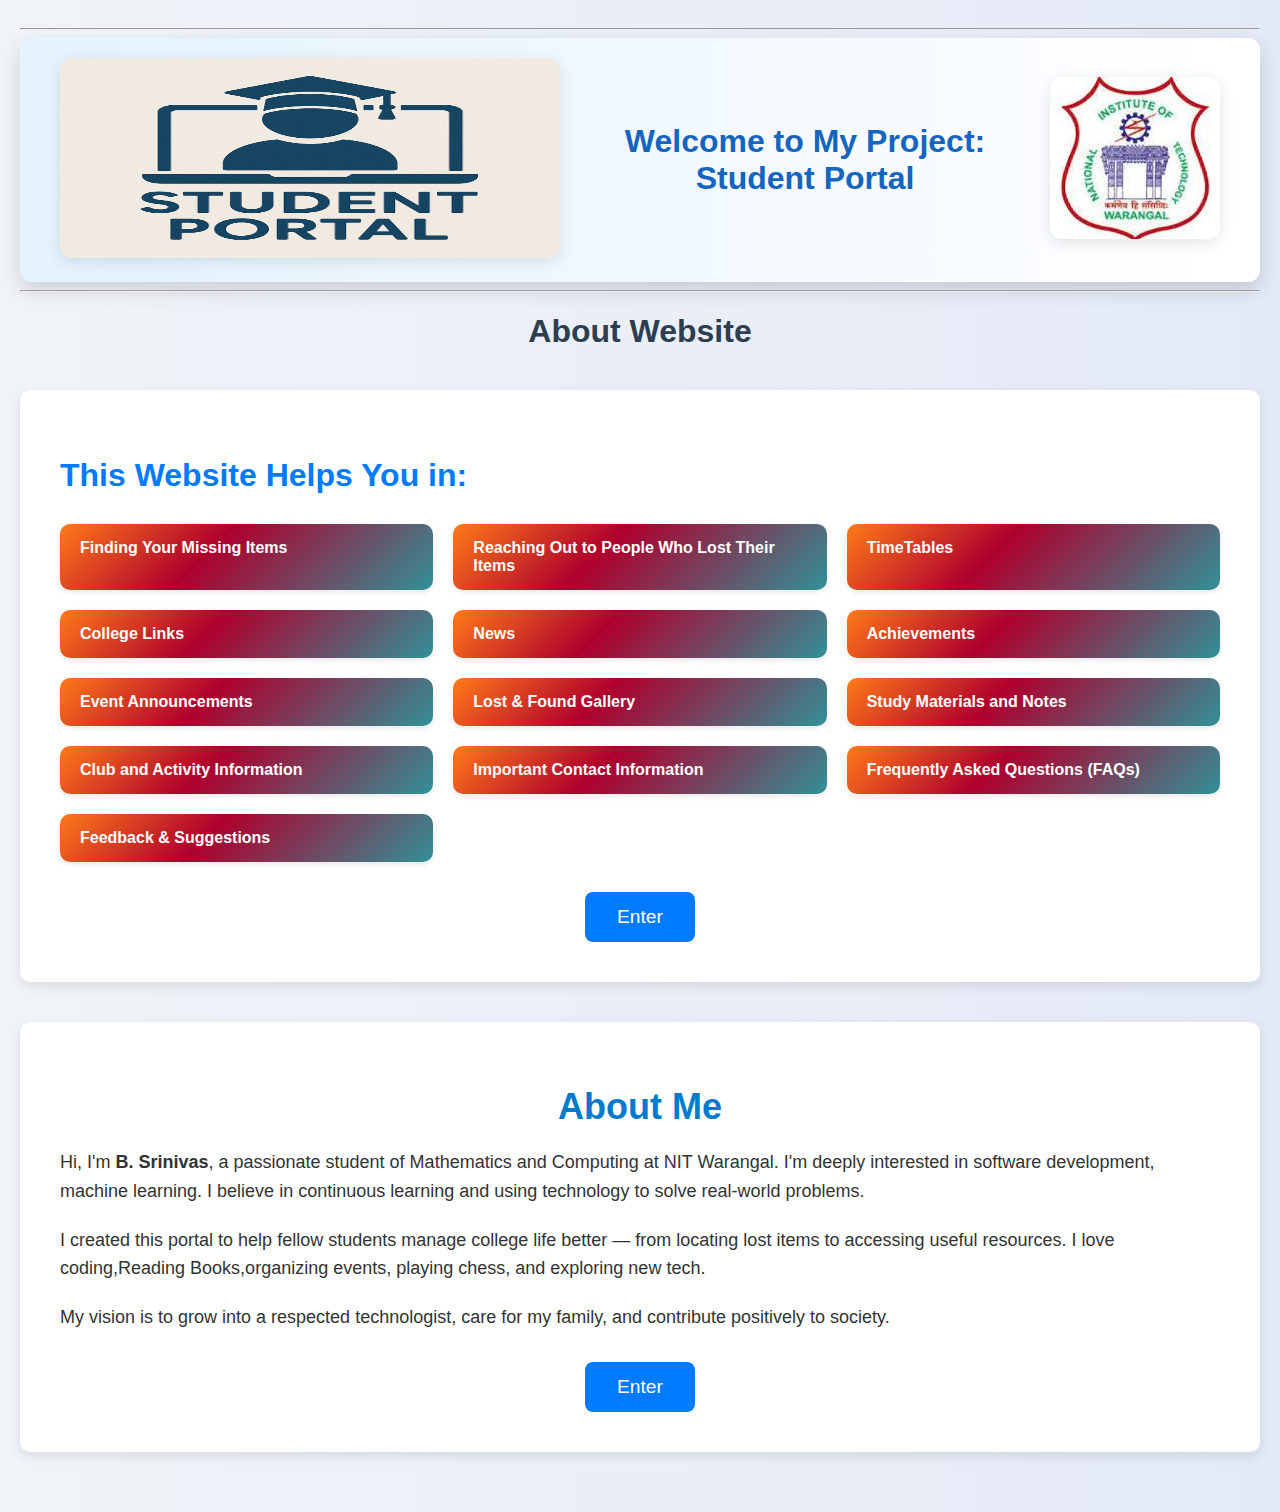
<file: index.html>
<!DOCTYPE html>
<html lang="en">
<head>
    <meta charset="UTF-8">
    <meta name="viewport" content="width=device-width, initial-scale=1.0">
    <link rel="stylesheet" href="style.css">
    <title>Student_Portal_NITW</title>
</head>
<body>
    <hr/>
    <div id="root"></div>
    <div id="Homi">
        <div>
            <img src="ChatGPT Image May 12, 2025, 11_13_32 PM (1).png" alt="Studnet portal logo" width="500" height="200"/>
        </div>
        <div id="intro">
            <h1 id="projectTitle">Welcome to My Project: Student Portal</h1>
            <div id="moreInfo" style="display: none;">
                <p>By: Srinivas Bhupati</p>
                <p>Roll No: 23MAB0A13</p>
                <p>Branch: Mathematics and Computing</p>
                <p>College: NIT Warangal</p>
            </div>
        </div>

        <div>
            <img src="[data-uri]" alt="NIT Warangal Logo"/>
        </div>
        

    </div>
    
    <hr/>
    <div class="about-container">
        <h1 class="about-title">About Website</h1>
        <div class="about-section">
        <h2 class="about-subtitle">This Website Helps You in:</h2>
            <ul class="features-list">
                <li>Finding Your Missing Items</li>
                <li>Reaching Out to People Who Lost Their Items</li>
                <li>TimeTables</li>
                <li>College Links</li>
                <li>News</li>
                <li>Achievements</li>
                <li>Event Announcements</li>
                <li>Lost & Found Gallery</li>
                <li>Study Materials and Notes</li>
                <li>Club and Activity Information</li>
                <li>Important Contact Information</li>
                <li>Frequently Asked Questions (FAQs)</li>
                <li>Feedback & Suggestions</li>
            </ul>
            <div class="button-container">
                <button class="enter-button" onclick="redirectToHome()">Enter</button>
            </div>
    </div>

    <div class="aboutme-container">
    <h1>About Me</h1>
    <div class="aboutme-content">
      <p>
        Hi, I'm <strong>B. Srinivas</strong>, a passionate student of Mathematics and Computing at NIT Warangal.
        I'm deeply interested in software development, machine learning.
        I believe in continuous learning and using technology to solve real-world problems.
      </p>
      <p>
        I created this portal to help fellow students manage college life better — from locating lost items
        to accessing useful resources. I love  coding,Reading Books,organizing events, playing chess, and exploring new tech.
      </p>
      <p>
        My vision is to grow into a respected technologist, care for my family, and contribute positively to society.
      </p>
    </div>
    <div class="button-container">
        <button class="enter-button" onclick="redirectToMyWebsite()">Enter</button>
    </div>
  </div>

    

<script src="index.js"></script>
</body>
    

</html>
</file>
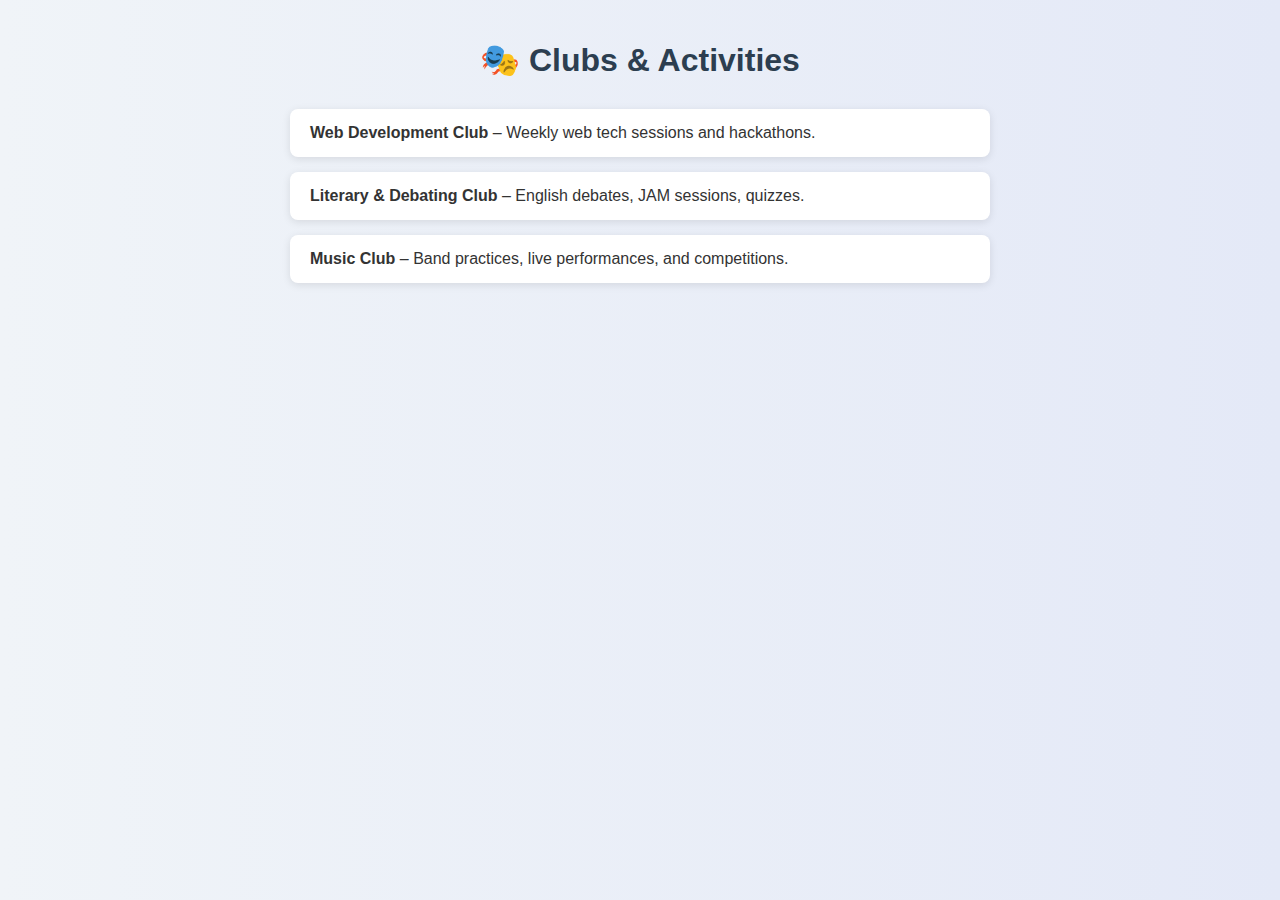
<file: clubs.html>
<!DOCTYPE html>
<html lang="en">
<head>
    <meta charset="UTF-8">
    <title>Clubs at NITW</title>
    <link rel="stylesheet" href="style.css">
</head>
<body>
<h1>🎭 Clubs & Activities</h1>
<ul class="card-list">
    <li><strong>Web Development Club</strong> – Weekly web tech sessions and hackathons.</li>
    <li><strong>Literary & Debating Club</strong> – English debates, JAM sessions, quizzes.</li>
    <li><strong>Music Club</strong> – Band practices, live performances, and competitions.</li>
</ul>
</body>
</html>
</file>
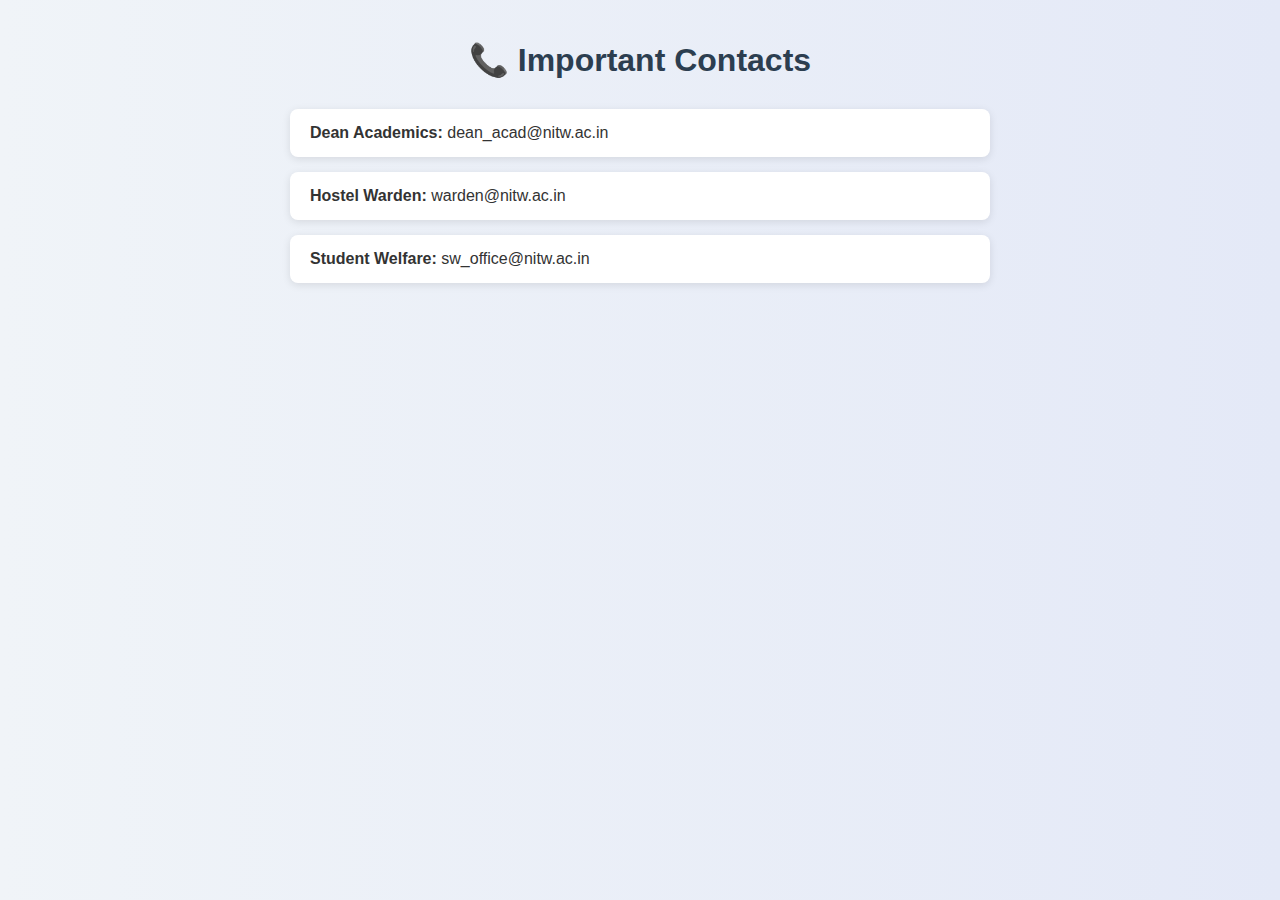
<file: contacts.html>
<!DOCTYPE html>
<html lang="en">
<head>
    <meta charset="UTF-8">
    <title>Important Contacts</title>
    <link rel="stylesheet" href="style.css">
</head>
<body>
<h1>📞 Important Contacts</h1>
<ul class="card-list">
    <li><strong>Dean Academics:</strong> dean_acad@nitw.ac.in</li>
    <li><strong>Hostel Warden:</strong> warden@nitw.ac.in</li>
    <li><strong>Student Welfare:</strong> sw_office@nitw.ac.in</li>
</ul>
</body>
</html>
</file>
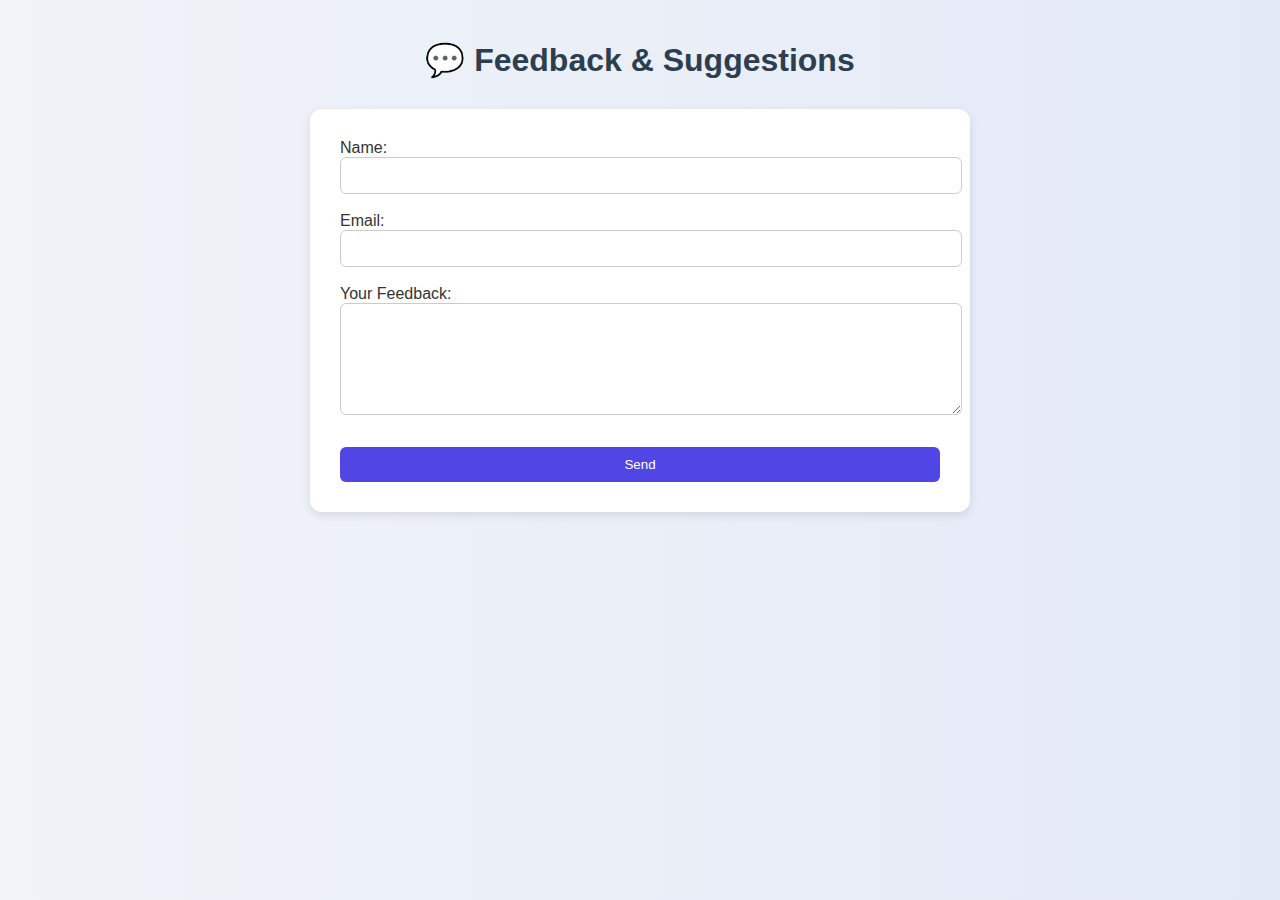
<file: feedback.html>
<!DOCTYPE html>
<html lang="en">
<head>
    <meta charset="UTF-8">
    <title>Feedback & Suggestions</title>
    <link rel="stylesheet" href="style.css">
</head>
<body>
<h1>💬 Feedback & Suggestions</h1>
<form action="mailto:your_email@nitw.ac.in" method="post" enctype="text/plain" class="feedback-form">
    <label>Name:<br><input type="text" name="name" required></label><br><br>
    <label>Email:<br><input type="email" name="email" required></label><br><br>
    <label>Your Feedback:<br><textarea name="message" rows="6" required></textarea></label><br><br>
    <input type="submit" value="Send">
</form>
</body>
</html>
</file>
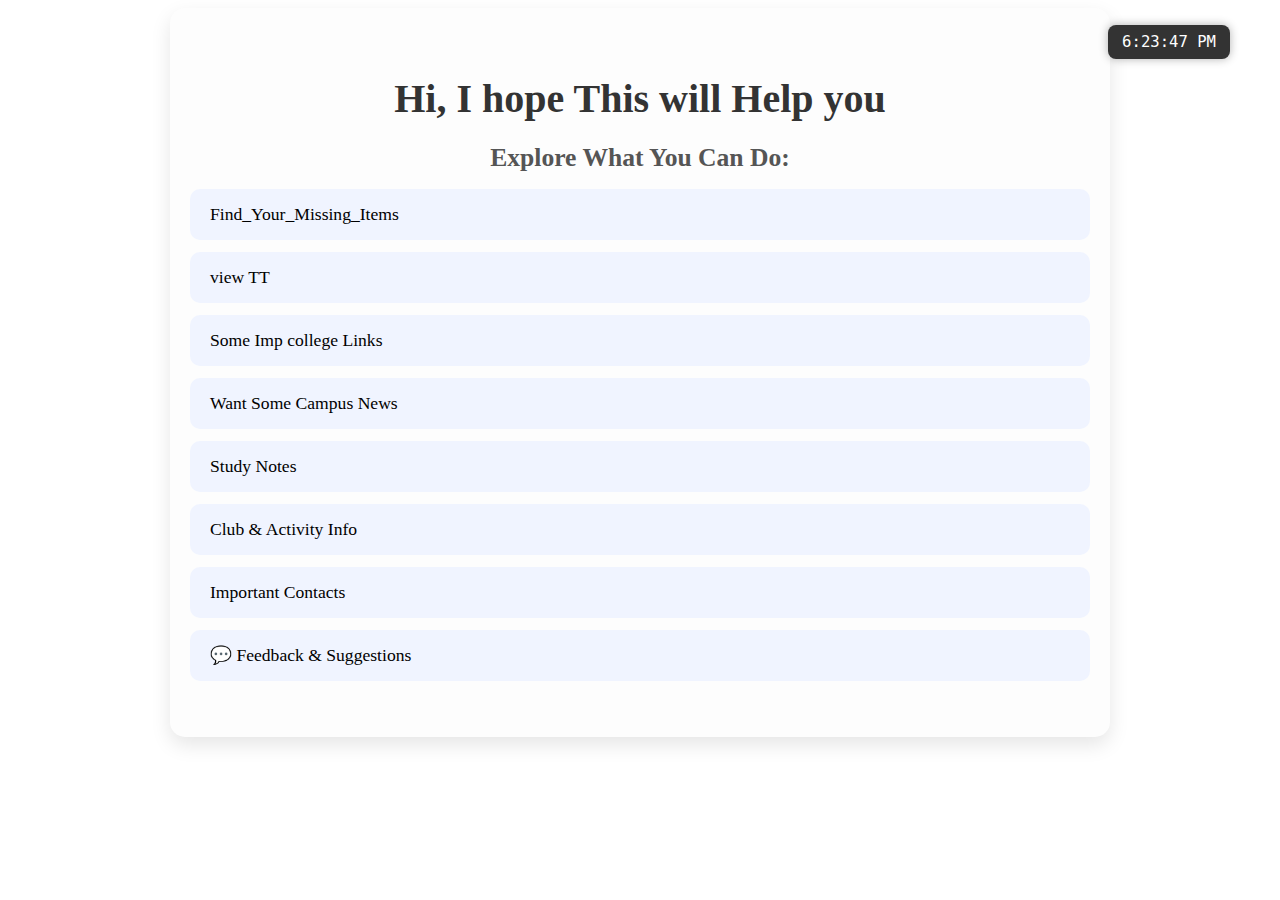
<file: Home.html>
<!DOCTYPE html>
<html lang="en">
<head>
    <meta charset="UTF-8">
    <meta name="viewport" content="width=device-width, initial-scale=1.0">
    <title>WelCome Comrades</title>
    <link rel="stylesheet" href=".\HomeStyle.css">
</head>
<body>
<div class="clock" id="clock" style="text-align:right; font-size: 1.2em; font-family: monospace; margin: 10px 20px;"></div>

<div class="about-container">
    <h1 class="about-title">Hi, I hope This will Help you </h1>
    <div class="about-section">
        <h2 class="about-subtitle">Explore What You Can Do:</h2>
        <ul class="home-features-list">
            <li onclick="goToPage('missing.html')"> Find_Your_Missing_Items</li>
            <li onclick="goToPage('timetable.html')">view TT</li>
            <li onclick="goToPage('links.html')">Some Imp college Links</li>
            <li onclick="goToPage('news.html')">Want Some Campus News</li>
            <li onclick="goToPage('notes.html')">Study Notes</li>
            <li onclick="goToPage('clubs.html')">Club & Activity Info</li>
            <li onclick="goToPage('contacts.html')">Important Contacts</li>
            <li onclick="goToPage('feedback.html')">💬 Feedback & Suggestions</li>
        </ul>
    </div>
</div>

<script>
    function goToPage(pageName) {
        window.open(pageName, '_blank');
    }

    function updateClock() {
        const now = new Date();
        const clockDiv = document.getElementById('clock');
        clockDiv.textContent = now.toLocaleTimeString();
    }

    setInterval(updateClock, 1000);
    updateClock(); // call once immediately
</script>
</body>
</html>
</file>
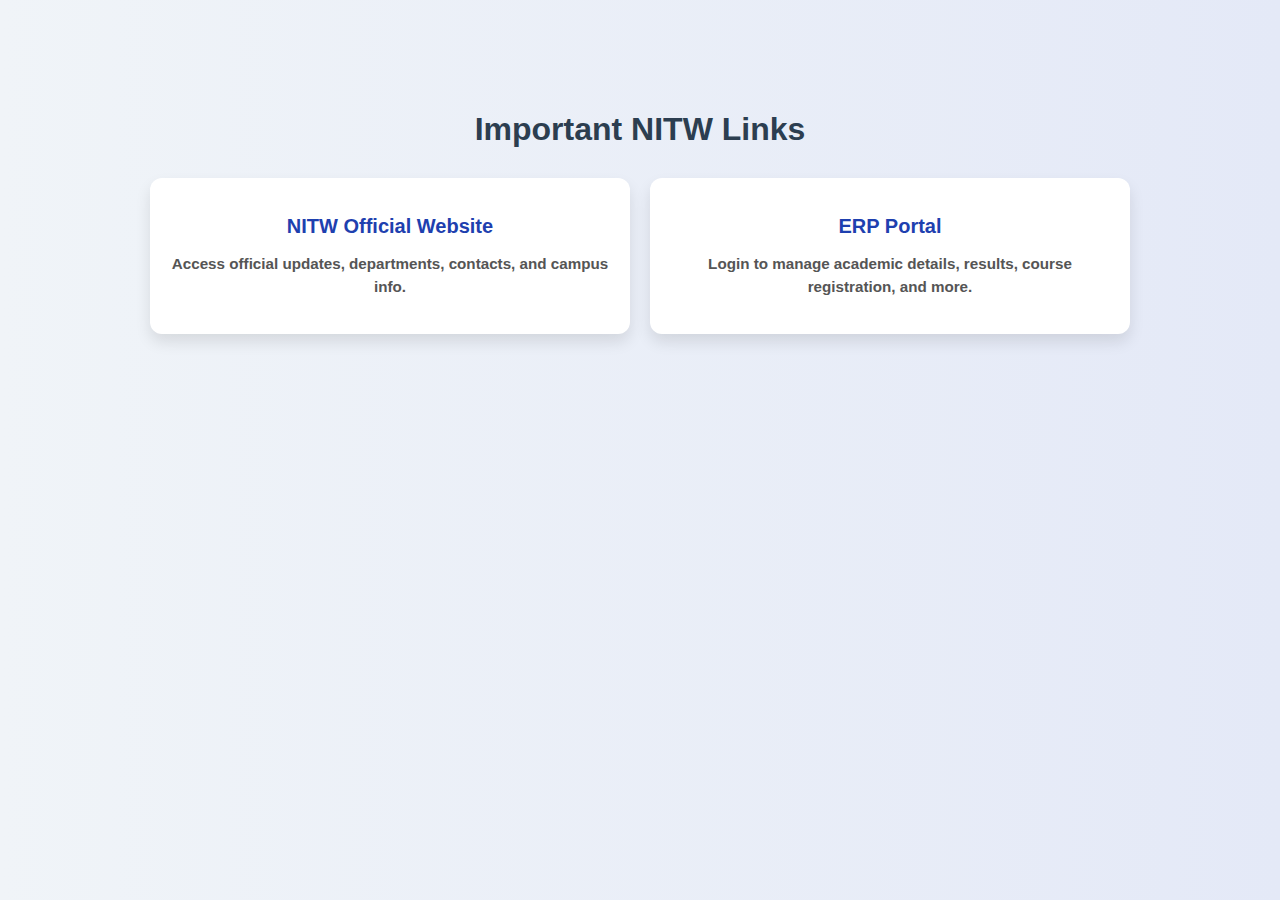
<file: links.html>
<!DOCTYPE html>
<html lang="en">
<head>
    <meta charset="UTF-8" />
    <meta name="viewport" content="width=device-width, initial-scale=1.0"/>
    <title>Important NITW Links</title>
    <link rel="stylesheet" href="style.css" />
</head>
<body>
<div class="container">
    <h1>Important NITW Links</h1>
    <div class="link-cards">
        <div class="link-card">
            <a href="https://www.nitw.ac.in" target="_blank">
                <h2>NITW Official Website</h2>
                <p>Access official updates, departments, contacts, and campus info.</p>
            </a>
        </div>

        <div class="link-card">
            <a href="https://erp.nitw.ac.in" target="_blank">
                <h2>ERP Portal</h2>
                <p>Login to manage academic details, results, course registration, and more.</p>
            </a>
        </div>

        
    </div>
</div>
</body>
</html>
</file>
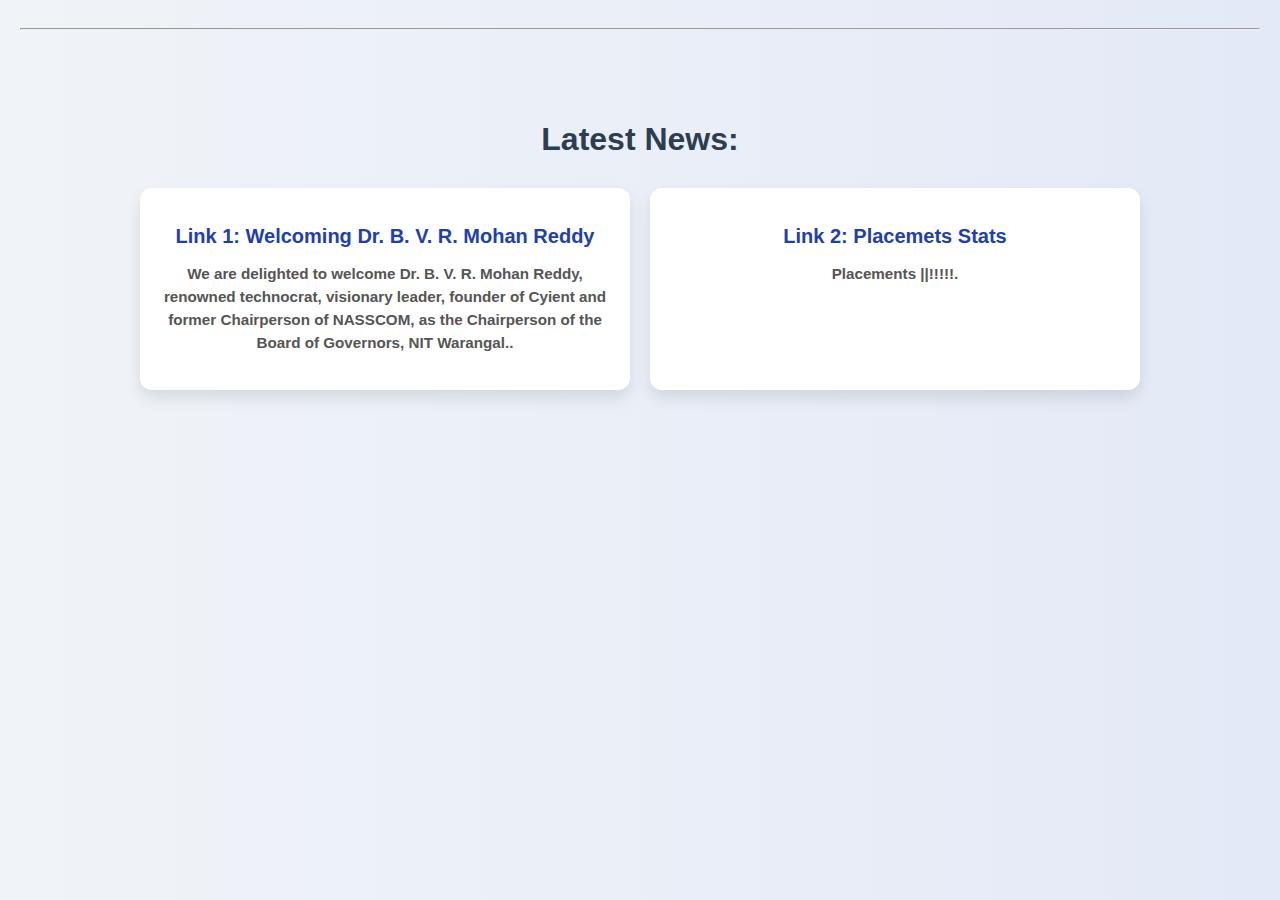
<file: news.html>
<!DOCTYPE html>
<html lang="en">
<head>
    <meta charset="UTF-8">
    <meta name="viewport" content="width=device-width, initial-scale=1.0">
    <link rel="stylesheet" href="style.css">
    <title>Student_Portal_NITW</title>
</head>
<body>
<hr />
<div class="container">
    <h1>Latest News:</h1>
    <div class="links-container">
        <div class="link-card">
            <a href="https://media.licdn.com/dms/image/v2/D5622AQFM-_O3tuM8vQ/feedshare-shrink_1280/B56ZayjgtwGoAs-/0/1746752378030?e=1751500800&v=beta&t=A85JS8J19D7TahgFNKiQ8Po7bKhIzQ51dqtgHMG1gH0">
                <h2>Link 1: Welcoming Dr. B. V. R. Mohan Reddy</h2>
                <p>We are delighted to welcome Dr. B. V. R. Mohan Reddy, renowned technocrat, visionary leader, founder of Cyient and former Chairperson of NASSCOM, as the Chairperson of the Board of Governors, NIT Warangal..</p>
            </a>
        </div>

        <div class="link-card">
            <a href="https://nitw.ac.in/api/static/files/placement1_2025_2025-5-13-0-11-58.png">
                <h2>Link 2: Placemets Stats</h2>
                <p>Placements ||!!!!!.</p>
            </a>
        </div>


    </div>
</div>

<script src="index.js"></script>
</body>
</html>
</file>
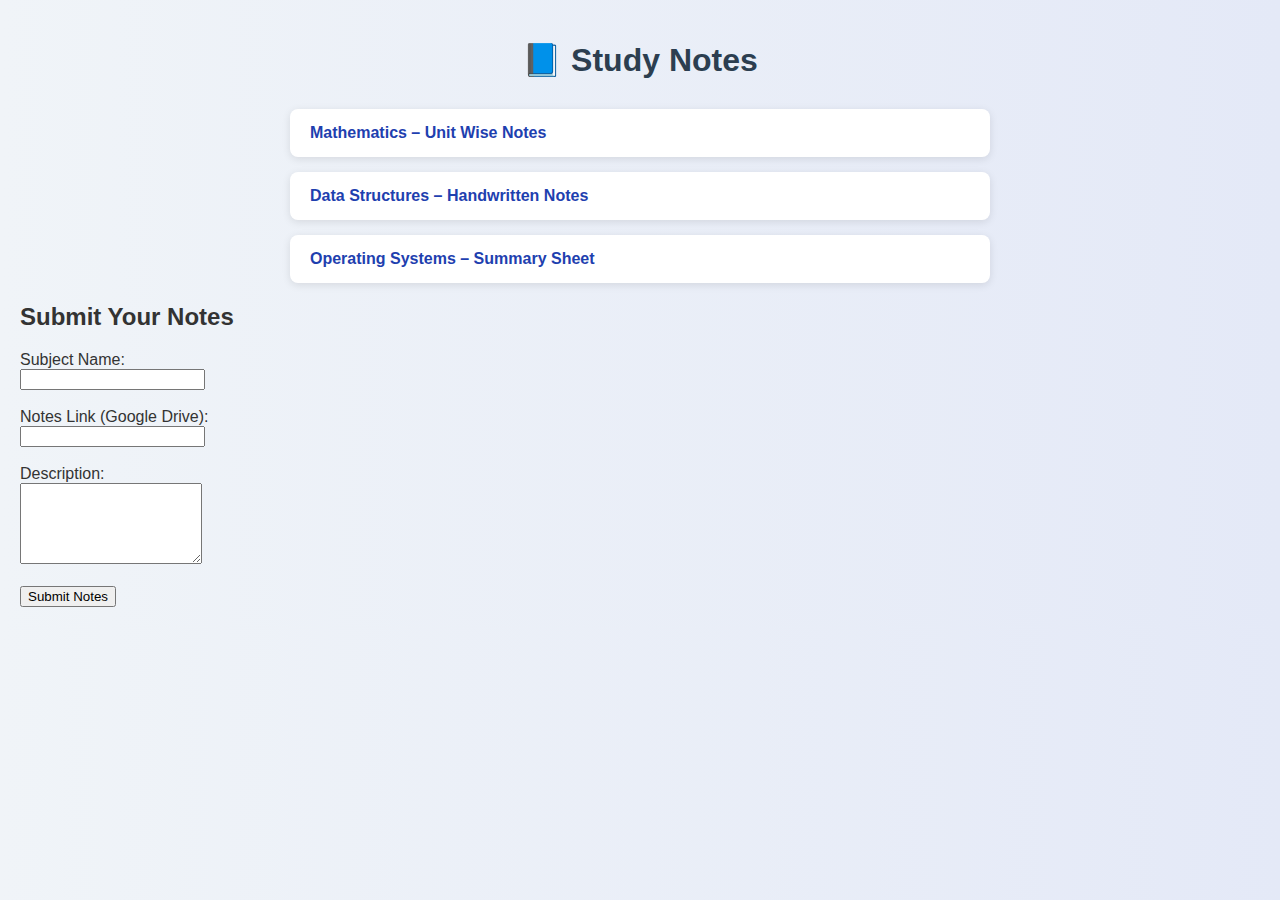
<file: notes.html>
<!DOCTYPE html>
<html lang="en">
<head>
    <meta charset="UTF-8">
    <title>Study Notes</title>
    <link rel="stylesheet" href="style.css">
</head>
<body>
<h1>📘 Study Notes</h1>
<ul class="card-list">
    <li><a href="math_notes.pdf" download>Mathematics – Unit Wise Notes</a></li>
    <li><a href="ds_notes.pdf" download>Data Structures – Handwritten Notes</a></li>
    <li><a href="os_summary.pdf" download>Operating Systems – Summary Sheet</a></li>
</ul>
<h2>Submit Your Notes</h2>
<form action="srinubhupati2005@gamil.com" method="post" enctype="text/plain">
    <label>Subject Name:<br><input type="text" name="subject" required></label><br><br>
    <label>Notes Link (Google Drive):<br><input type="url" name="link" required></label><br><br>
    <label>Description:<br><textarea name="description" rows="5"></textarea></label><br><br>
    <input type="submit" value="Submit Notes">
</form>

</body>
</html>
</file>
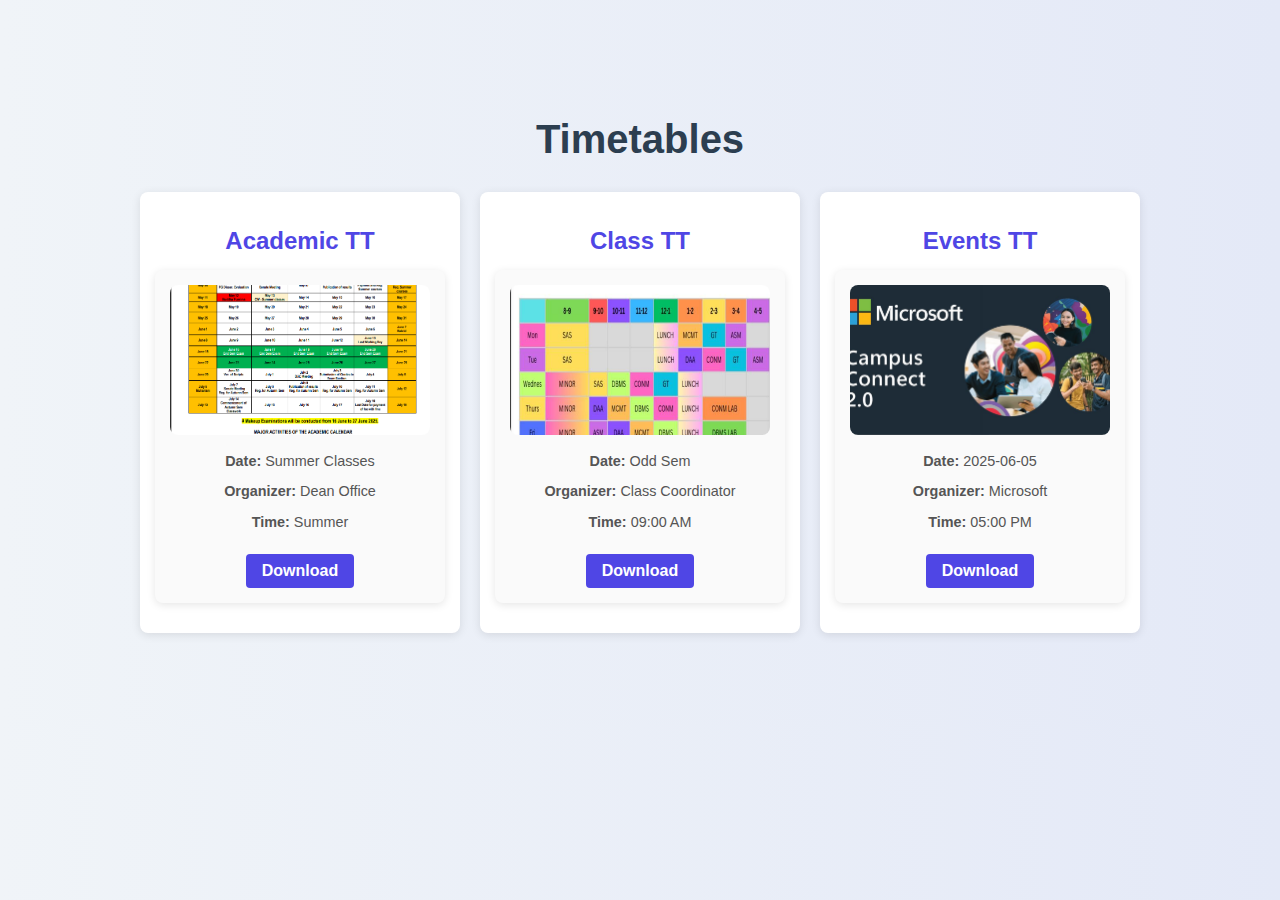
<file: timetable.html>
<!DOCTYPE html>
<html lang="en">
<head>
    <meta charset="UTF-8">
    <meta name="viewport" content="width=device-width, initial-scale=1.0">
    <title>Timetable</title>
    <link rel="stylesheet" href="style.css">
</head>
<body>
<div class="container">
    <h1 class="heading">Timetables</h1>
    <div class="grid">
        <div class="column" id="academic-tt">
            <h2>Academic TT</h2>

        </div>


        <div class="column" id="class-tt">
            <h2>Class TT</h2>

        </div>


        <div class="column" id="events-tt">
            <h2>Events TT</h2>

        </div>
    </div>
</div>

<script src="timetable.js"></script>
</body>
</html>
</file>
<file: style.css>
#Homi {
    display: flex;
    align-items: center;
    justify-content: space-between;
    background: linear-gradient(to right, #e3f2fd, #ffffff);
    padding: 20px 40px;
    border-radius: 12px;
    box-shadow: 0 8px 20px rgba(0, 0, 0, 0.15);
    transition: transform 0.9s ease, box-shadow 0.9s ease;
}

#Homi:hover {
    transform: scale(1.01);
    box-shadow: 0 12px 25px rgba(0, 0, 0, 0.25);
}

#moreInfo p {
    font-size: 1rem;
    color: #0d47a1;
    margin: 5px 0;
    animation: fadeIn 0.5s ease-in-out;
}

@keyframes fadeIn {
    from {
        opacity: 0;
        transform: translateY(10px);
    }
    to {
        opacity: 1;
        transform: translateY(0);
    }
}

#Homi #images {
    display: flex;
    gap: 20px;
}

#Homi img {
    border-radius: 12px;
    transition: transform 0.4s ease;
    box-shadow: 0 4px 15px rgba(0, 0, 0, 0.1);
}

#Homi img:hover {
    transform: scale(1.05);
}

#Homi h1 {
    font-size: 2rem;
    color: #1565c0;
    font-family: 'Segoe UI', Tahoma, Geneva, Verdana, sans-serif;
    animation: fadeIn 1s ease-in-out;
    text-align: center;
    margin: 0 20px;
}

#toggleLink {
    color: #0d47a1;
    text-decoration: none;
    font-weight: bold;
    margin-top: 10px;
    display: block;
}

#toggleLink:hover {
    text-decoration: underline;
}

.hidden {
    display: none;
}

@media (max-width: 600px) {
    #Homi {
        flex-direction: column;
    }
    #Homi #images {
        flex-direction: column;
    }
}

body {
  margin: 0;
  padding: 0;
  background: linear-gradient(to right, #f0f4f8, #e4e9f7); 
  font-family: 'Segoe UI', Tahoma, Geneva, Verdana, sans-serif;
}

.about-section {
  background-color: #ffffff;
  padding: 40px;
  border-radius: 10px;
  box-shadow: 0 4px 12px rgba(0, 0, 0, 0.1); 
  max-width: 1200px;
  margin: 40px auto; 
}

.about-subtitle {
  font-size: 2rem;
  margin-bottom: 30px;
  color: #007bff;
}


.features-list {
  display: grid;
  grid-template-columns: repeat(3, 1fr);
  gap: 20px;
  list-style: none;
  padding: 0;
  margin: 0;
}

.features-list li {
  background: linear-gradient(135deg, #ff7a18, #af002d 40%, #319197 100%);
  padding: 15px 20px;
  border-radius: 10px;
  box-shadow: 0 2px 6px rgba(0, 0, 0, 0.1);
  color: white;
  text-align: left;
  font-weight: bold;
  transition: transform 0.3s ease, box-shadow 0.3s ease;
}

.features-list li:hover {
  transform: translateY(-5px);
  box-shadow: 0 6px 15px rgba(0, 0, 0, 0.2);
}
.enter-button {
  padding: 14px 32px;
  font-size: 1.2rem;
  background-color: #007bff;
  color: white;
  border: none;
  border-radius: 8px;
  cursor: pointer;
  transition: background-color 0.3s ease;
  align-self: center;
}
.button-container {
  display: flex;
  justify-content: center;
  align-items: center;    
  margin-top: 30px;
}



.aboutme-container {
  background-color: #ffffff;
  padding: 40px;
  border-radius: 10px;
  box-shadow: 0 4px 12px rgba(0, 0, 0, 0.1); 
  max-width: 1200px;
  margin: 40px auto; 
}

.aboutme-container h1 {
  color: #007acc;
  font-size: 36px;
  margin-bottom: 20px;
}

.aboutme-content p {
  font-size: 18px;
  color: #333;
  margin-bottom: 20px;
  line-height: 1.6;
}
/* Global Styles */
body {
    font-family: Arial, sans-serif;
    margin: 0;
    padding: 0;
    background-color: #f4f7fa;
    color: #333;
}

.container {
    max-width: 1200px;
    margin: 0 auto;
    padding: 20px;
}

.heading {
    text-align: center;
    font-size: 2.5rem;
    margin-bottom: 30px;
}

/* Grid Layout */
.grid {
    display: grid;
    grid-template-columns: 1fr 1fr 1fr;
    gap: 20px;
}

/* Column Styles */
.column {
    background-color: #fff;
    padding: 15px;
    border-radius: 8px;
    box-shadow: 0 2px 10px rgba(0, 0, 0, 0.1);
}

.column h2 {
    text-align: center;
    font-size: 1.5rem;
    color: #4f46e5;
    margin-bottom: 15px;
}

/* Timetable Cards */
.card {
    background-color: #fafafa;
    padding: 15px;
    border-radius: 8px;
    margin-bottom: 15px;
    box-shadow: 0 2px 8px rgba(0, 0, 0, 0.1);
    transition: background-color 0.3s;
}

.card:hover {
    background-color: #f0f0f0;
}

.card img {
    width: 100%;
    height: 150px;
    object-fit: cover;
    border-radius: 8px;
}

.card .details {
    font-size: 0.9rem;
    color: #555;
}

.card .download-btn {
    display: inline-block;
    margin-top: 10px;
    background-color: #4f46e5;
    color: white;
    padding: 8px 16px;
    border-radius: 4px;
    text-decoration: none;
}

.card .download-btn:hover {
    background-color: #4338ca;
}
/* Global Styles */
body {
    font-family: Arial, sans-serif;
    margin: 0;
    padding: 0;
    background-color: #f4f7fa;
    color: #333;
}

.container {
    max-width: 1200px;
    margin: 0 auto;
    padding: 20px;
}

h1 {
    text-align: center;
    font-size: 2rem;
    margin-bottom: 30px;
    color: #4f46e5;
}

/* Links Container */
.links-container {
    display: grid;
    grid-template-columns: repeat(auto-fit, minmax(300px, 1fr));
    gap: 20px;
    margin-top: 20px;
}

/* Link Card Styles */
.link-card {
    background-color: #fff;
    padding: 20px;
    border-radius: 8px;
    box-shadow: 0 2px 10px rgba(0, 0, 0, 0.1);
    transition: transform 0.3s, box-shadow 0.3s;
}

.link-card:hover {
    transform: translateY(-5px);
    box-shadow: 0 4px 20px rgba(0, 0, 0, 0.1);
}

.link-card a {
    text-decoration: none;
    color: #333;
}

.link-card h2 {
    font-size: 1.25rem;
    color: #4f46e5;
    margin-bottom: 10px;
}

.link-card p {
    font-size: 1rem;
    color: #555;
    line-height: 1.5;
}

.link-card a:hover h2 {
    color: #4338ca;
}

/* Responsive Design */
@media (max-width: 768px) {
    .links-container {
        grid-template-columns: 1fr;
    }
}
body {
    margin: 0;
    font-family: "Segoe UI", Tahoma, Geneva, Verdana, sans-serif;
    background-color: #f4f4f4;
    color: #333;
}

.container {
    max-width: 1000px;
    margin: 50px auto;
    padding: 20px;
    text-align: center;
}

h1 {
    color: #2c3e50;
    margin-bottom: 30px;
}

.link-cards {
    display: grid;
    grid-template-columns: repeat(auto-fit, minmax(280px, 1fr));
    gap: 20px;
    padding: 0 10px;
}

.link-card {
    background: #fff;
    padding: 20px;
    border-radius: 12px;
    box-shadow: 0 8px 15px rgba(0,0,0,0.1);
    transition: transform 0.3s ease, box-shadow 0.3s ease;
}

.link-card:hover {
    transform: translateY(-5px);
    box-shadow: 0 12px 20px rgba(0,0,0,0.15);
}

.link-card a {
    text-decoration: none;
    color: inherit;
}

.link-card h2 {
    margin-bottom: 10px;
    color: #1e40af;
    font-size: 1.25rem;
}

.link-card p {
    font-size: 0.95rem;
    color: #555;
}
body {
    font-family: Arial, sans-serif;
    background-color: #f4f4f4;
    padding: 20px;
    color: #333;
}

h1 {
    color: #2c3e50;
    text-align: center;
    margin-bottom: 30px;
}

.card-list {
    list-style: none;
    padding: 0;
    max-width: 700px;
    margin: 0 auto;
}

.card-list li {
    background: #fff;
    padding: 15px 20px;
    margin-bottom: 15px;
    border-radius: 8px;
    box-shadow: 0 2px 8px rgba(0,0,0,0.1);
    transition: transform 0.2s;
}

.card-list li:hover {
    transform: translateY(-3px);
}

a {
    text-decoration: none;
    color: #1e40af;
    font-weight: bold;
}

.feedback-form {
    max-width: 600px;
    margin: auto;
    background: #fff;
    padding: 30px;
    border-radius: 12px;
    box-shadow: 0 3px 10px rgba(0,0,0,0.1);
}

.feedback-form input,
.feedback-form textarea {
    width: 100%;
    padding: 10px;
    border: 1px solid #ccc;
    border-radius: 6px;
}

.feedback-form input[type="submit"] {
    background: #4f46e5;
    color: white;
    border: none;
    margin-top: 10px;
    cursor: pointer;
}

.feedback-form input[type="submit"]:hover {
    background: #3730a3;
}
</file>
